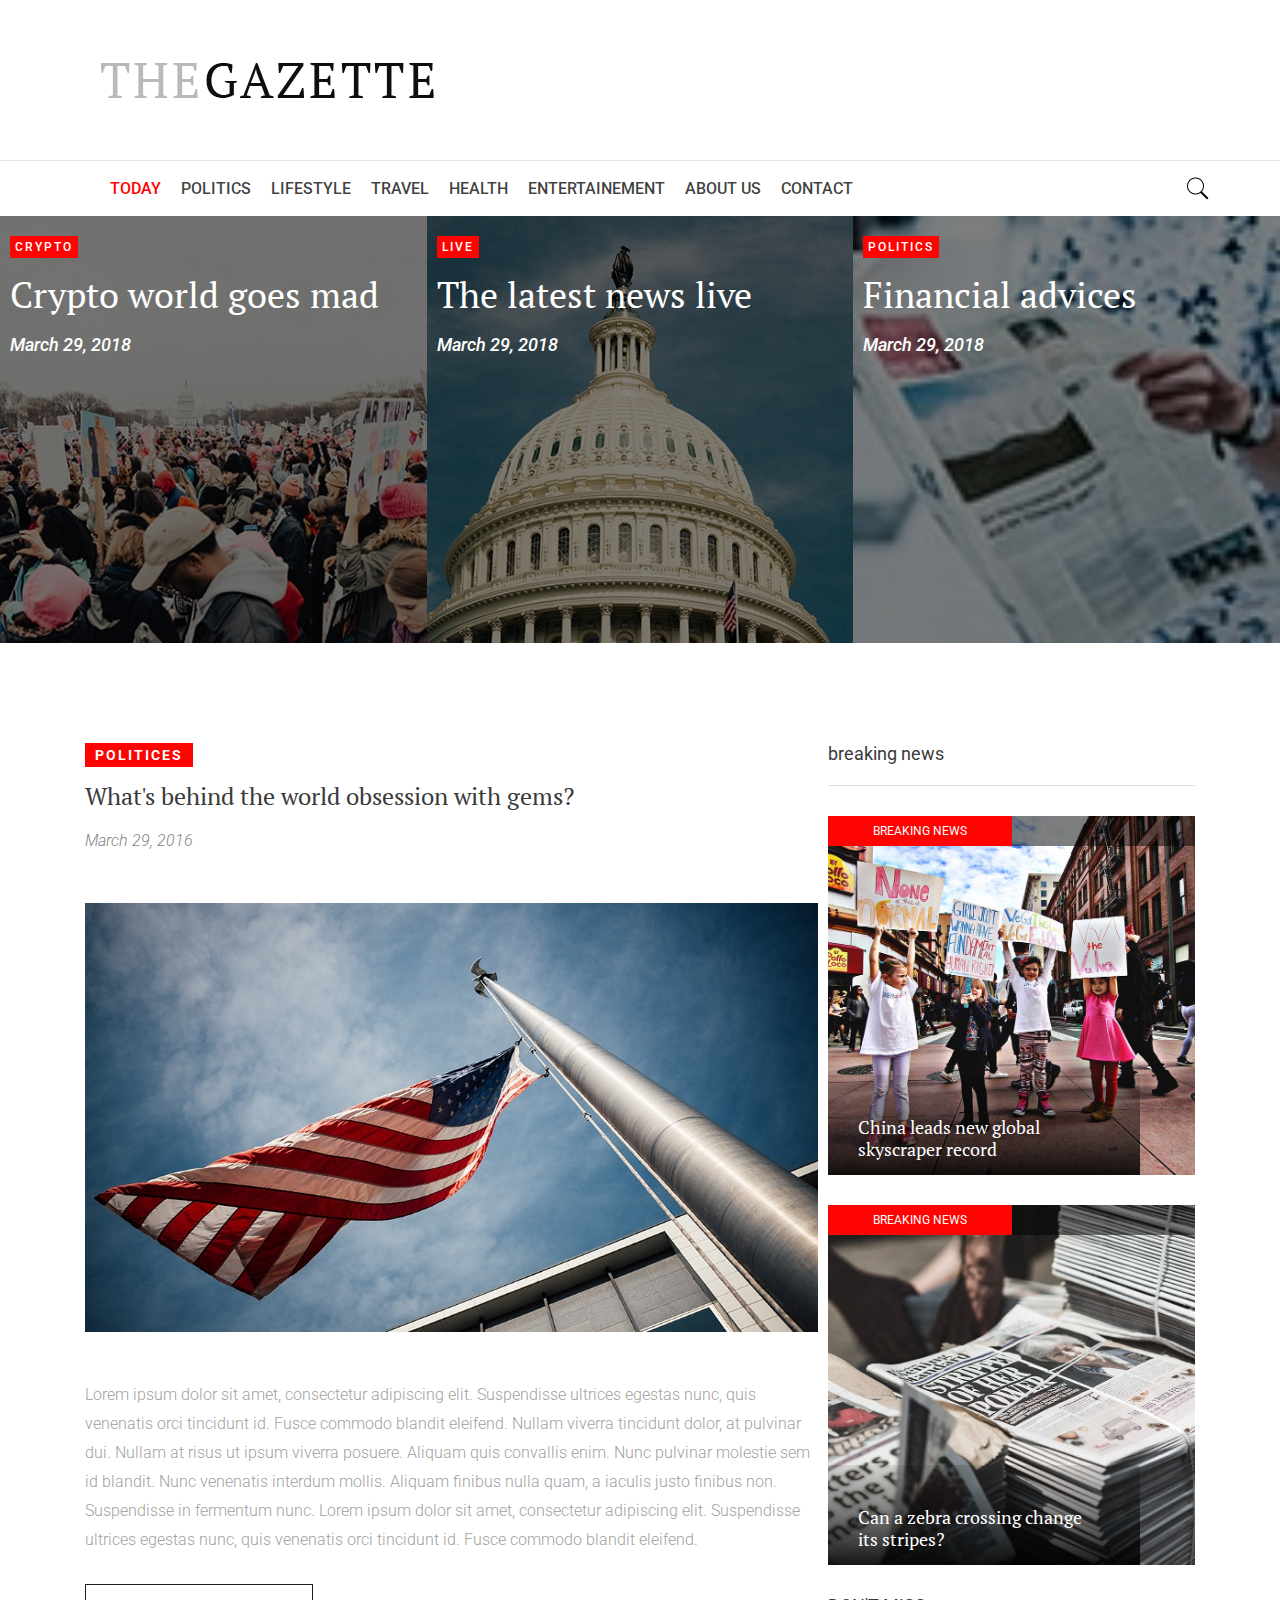
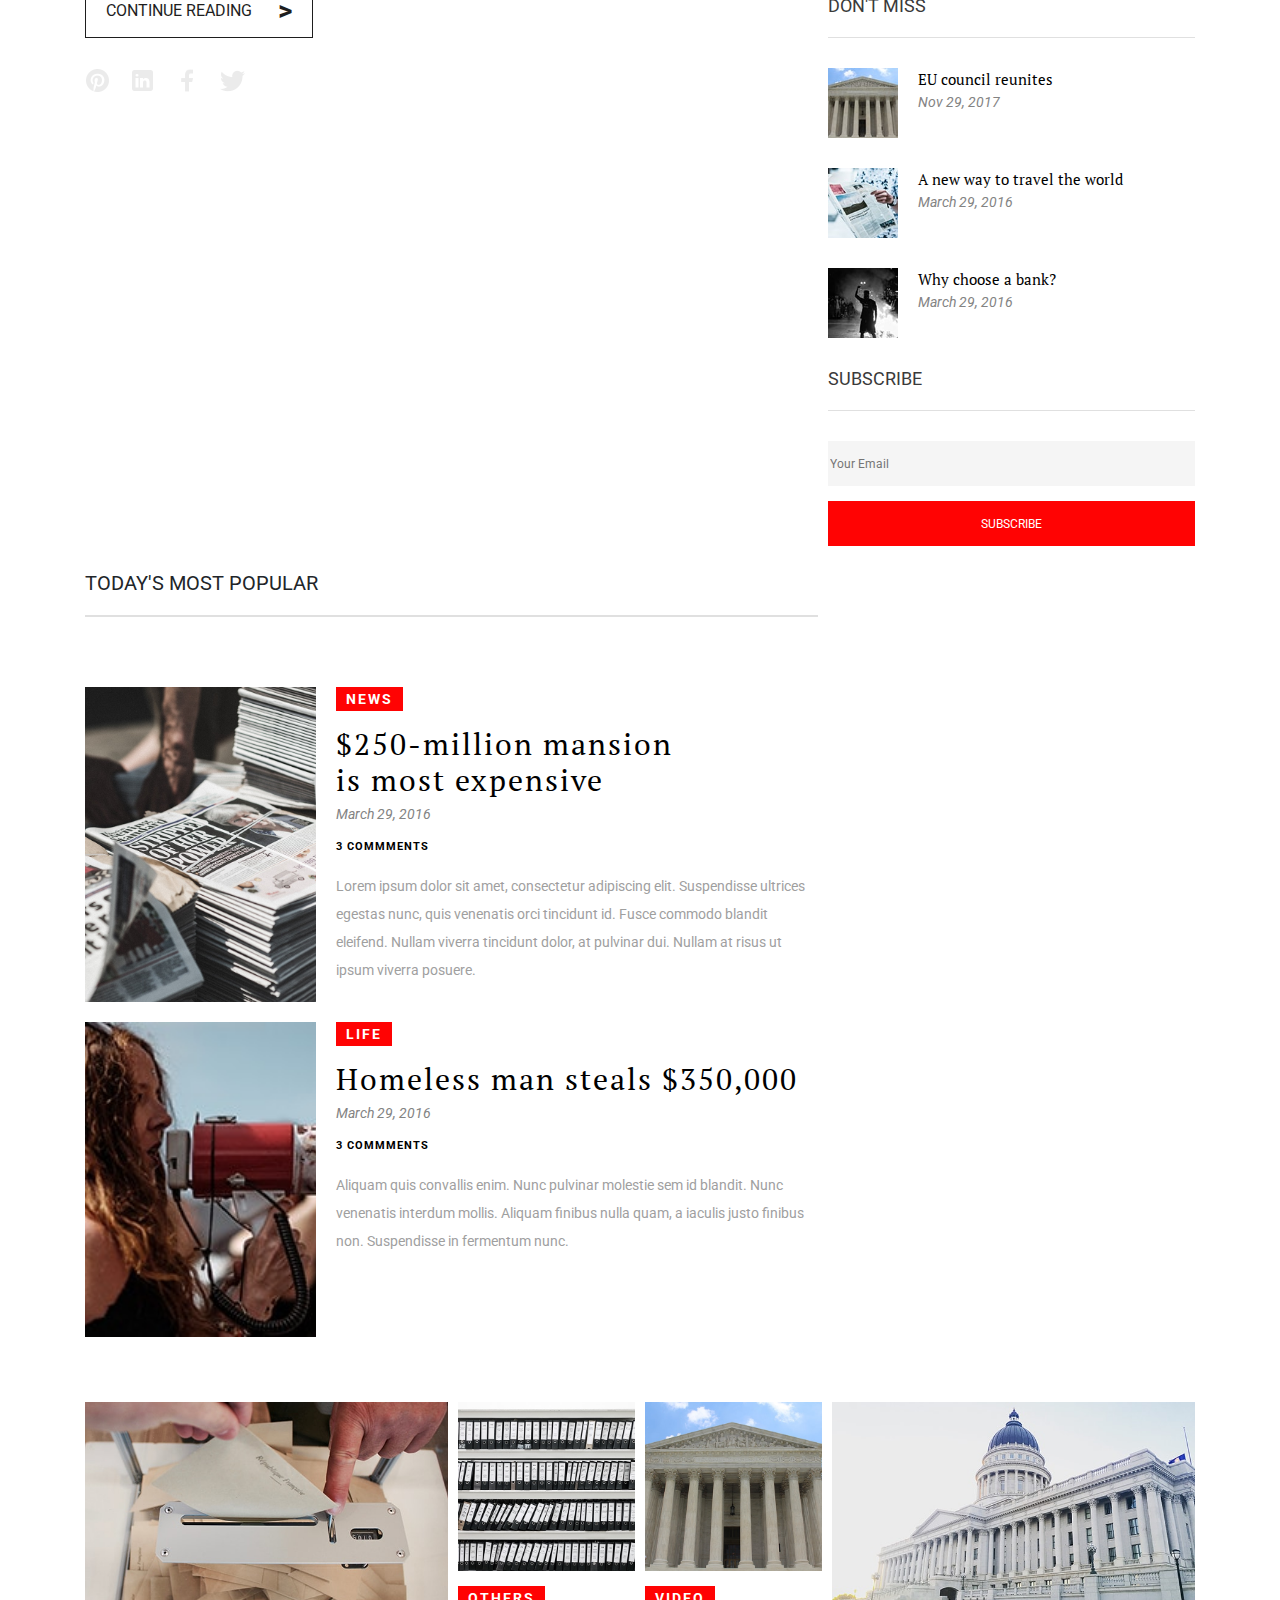
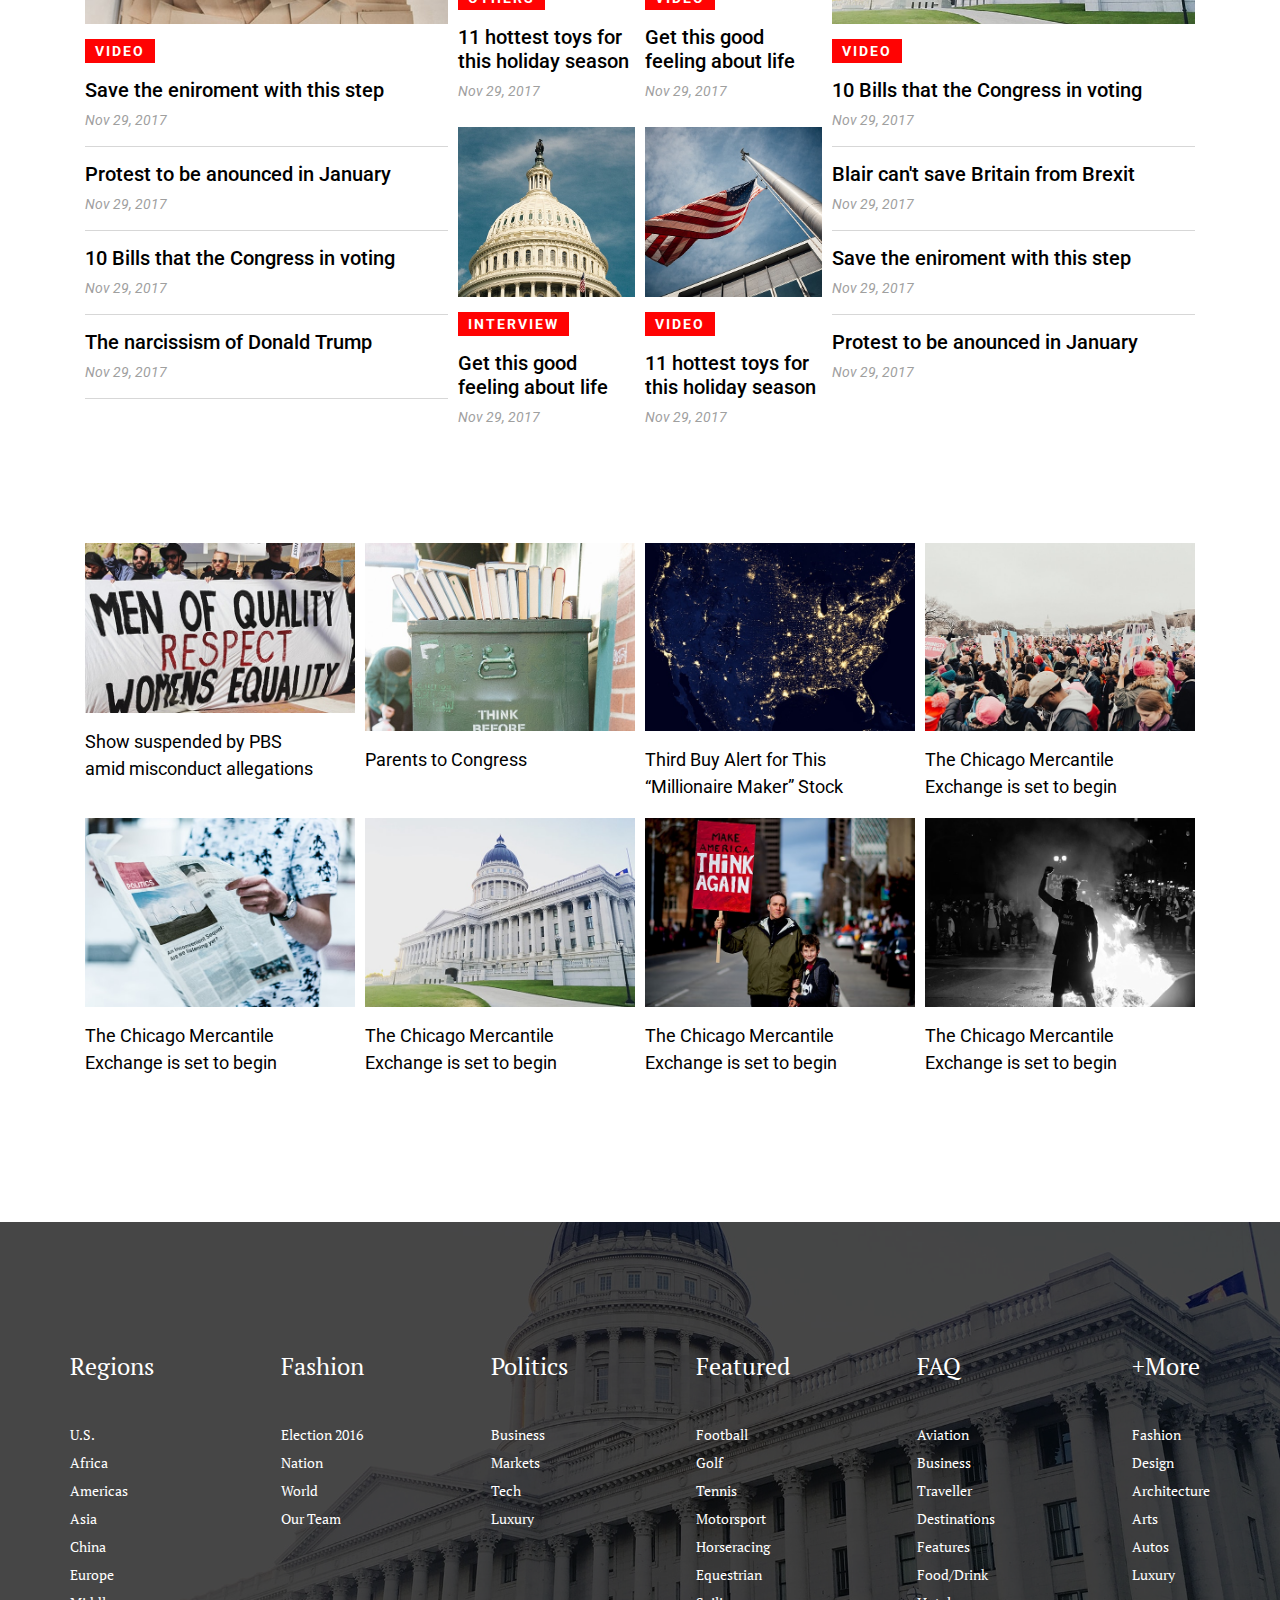
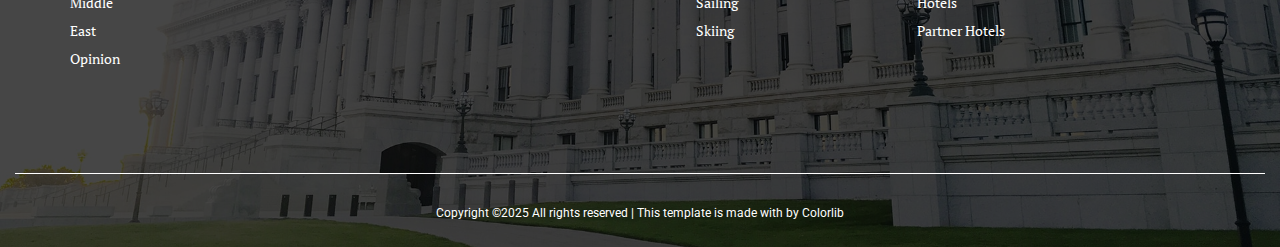
<file: index.html>
<!DOCTYPE html>
<html lang="en">

<head>
  <meta charset="UTF-8">
  <meta name="viewport" content="width=device-width, initial-scale=1.0">
  <title>la gazette</title>
  <link rel="preconnect" href="https://fonts.googleapis.com">
  <link rel="preconnect" href="https://fonts.gstatic.com" crossorigin>
  <link href="https://fonts.googleapis.com/css2?family=Roboto:ital,wght@0,100..900;1,100..900&display=swap"
    rel="stylesheet">
  <link rel="preconnect" href="https://fonts.googleapis.com">
  <link rel="preconnect" href="https://fonts.gstatic.com" crossorigin>
  <link href="https://fonts.googleapis.com/css2?family=PT+Serif:ital,wght@0,400;0,700;1,400;1,700&display=swap"
    rel="stylesheet">

  <link rel="stylesheet" href="styles/styles.min.css">
</head>

<body>
  <header>
    <div class="nav-small">
      <div class="logo">
        <a href="#"><img src="img/core-img/logo.png" alt=""></a>
      </div>
      <div class="burger-menu-container">
        <div class="burger-menu">
          <div class="burger-menu-icon">
            <span></span>
            <span></span>
            <span></span>
          </div>
          <div class="burger-menu-text">
            <p>Menu</p>
          </div>
        </div>
      </div>
    </div>
    <div class="nav-large">
      <div class="logo-large">
        <a href="#">
          <img src="img/core-img/logo.png" alt="">
        </a>
      </div>
      <div class="wrapper-links">
        <div class="nav-links">
          <ul>
            <li><a href="#">today</a></li>
            <li><a href="#">politics</a></li>
            <li><a href="#">lifestyle</a></li>
            <li><a href="#">travel</a></li>
            <li><a href="#">health</a></li>
            <li><a href="#">entertainement</a></li>
            <li><a href="./aboutus.html">about us</a></li>
            <li><a href="./contact.html">contact</a></li>
          </ul>
          <img src="img/core-img/icons8-search-50.png" alt="">
        </div>
      </div>
    </div>
  </header>

  <main>
    <div class="blog-header">
      <div class="blog-header-card">
        <div class="blog-header-card-text">
          <h3><a href="#">crypto</a></h3>
          <h2><a href="#">Crypto world goes mad</a></h2>
          <p><a href="">March 29, 2018</a></p>
        </div>
      </div>
    </div>
    <div class="blog-header-large">
      <div class="blog-header-card-large">
        <img src="img/blog-img/7.jpg" alt="">
        <div class="blog-header-card-text-large">
          <h3><a href="#">crypto</a></h3>
          <h2><a href="#">Crypto world goes mad</a></h2>
          <p><a href="">March 29, 2018</a></p>
        </div>
      </div>
      <div class="blog-header-card-large">
        <img src="img/blog-img/16.jpg" alt="">
        <div class="blog-header-card-text-large">
          <h3><a href="#">live</a></h3>
          <h2><a href="#">The latest news live</a></h2>
          <p><a href="">March 29, 2018</a></p>
        </div>
      </div>
      <div class="blog-header-card-large">
        <img src="img/blog-img/dm-2.jpg" alt="">
        <div class="blog-header-card-text-large">
          <h3><a href="#">politics</a></h3>
          <h2><a href="#">Financial advices</a></h2>
          <p><a href="">March 29, 2018</a></p>
        </div>
      </div>
    </div>
    <div class="blog-main">
      <div class="first-grid">
        <div class="blog-welcome-post">
          <div class="title">
            <a href="#">Politices</a>
            <h2>What's behind the world obsession with gems?</h2>
            <p>March 29, 2016</p>
          </div>
          <img src="img/blog-img/1.jpg" alt="">
          <p>
            Lorem ipsum dolor sit amet, consectetur adipiscing elit. Suspendisse ultrices egestas nunc, quis venenatis
            orci tincidunt id. Fusce commodo blandit eleifend. Nullam viverra tincidunt dolor, at pulvinar dui. Nullam at
            risus ut ipsum viverra posuere. Aliquam quis convallis enim. Nunc pulvinar molestie sem id blandit. Nunc
            venenatis interdum mollis. Aliquam finibus nulla quam, a iaculis justo finibus non. Suspendisse in fermentum
            nunc. Lorem ipsum dolor sit amet, consectetur adipiscing elit. Suspendisse ultrices egestas nunc, quis
            venenatis orci tincidunt id. Fusce commodo blandit eleifend.
          </p>
          <div class="lien-welcome-post"><a href=""><span>continue reading </span> <span>></span></a></div>
          <div class="reseau-sociaux">
            <a href="#"><img src="img/blog-img/icons8-pinterest-logo-50.png" alt=""></a>
            <a href="#"><img src="img/blog-img/icons8-in-50.png" alt=""></a>
            <a href="#"><img src="img/blog-img/icons8-f-32.png" alt=""></a>
            <a href="#"><img src="img/blog-img/icons8-twitter-bird-50.png" alt=""></a>
          </div>
        </div>
        <div class="blog-todays-post">
          <div class="todays-heading">
            <h3>today's most popular</h3>
          </div>
          <div class="todays-post-card">
            <!-- <img src="img/blog-img/2.jpg" alt=""> -->
            <picture>
              <source srcset="img/blog-img/2.jpg" media="(min-width: 960px)">
              <source srcset="img/blog-img/bn-2.jpg" media="(max-width: 960px)">
              <img src="image-default.jpg" alt="Image responsive">
            </picture>
            <div class="todays-post-card-text">
              <a href="#">news</a>
              <h3 class="title"><a href="">$250-million mansion is most expensive</a></h3>
              <span>
                <p>March 29, 2016</p>
              </span>
              <span>
                <a href="#">3 commments</a>
              </span>
              <p>
                Lorem ipsum dolor sit amet, consectetur adipiscing elit. Suspendisse ultrices egestas nunc, quis venenatis
                orci tincidunt id. Fusce commodo blandit eleifend. Nullam viverra tincidunt dolor, at pulvinar dui. Nullam
                at risus ut ipsum viverra posuere.
              </p>
            </div>
          </div>
          <div class="todays-post-card">
            <!-- <img src="img/blog-img/3.jpg" alt=""> -->
            <picture>
              <source srcset="img/blog-img/18.jpg" media="(min-width: 960px)">
              <source srcset="img/blog-img/3.jpg" media="(max-width: 960px)">
              <img src="image-default.jpg" alt="Image responsive">
            </picture>
            <div class="todays-post-card-text">
              <a href="#">life</a>
              <h3 class="title"><a href="">
                  Homeless man steals $350,000</a></h3>
              <span>
                <p>March 29, 2016</p>
              </span>
              <span>
                <a href="#">3 commments</a>
              </span>
              <p>
                Aliquam quis convallis enim. Nunc pulvinar molestie sem id blandit. Nunc venenatis interdum mollis.
                Aliquam finibus nulla quam, a iaculis justo finibus non. Suspendisse in fermentum nunc.
              </p>
            </div>
          </div>
        </div>
        <div class="blog-breaking-news">
          <div class="breaking-news-title">
            <h4>breaking news</h4>
          </div>
          <div class="breaking-news-card">
            <img src="img/blog-img/bn-1.jpg" alt="">
            <div class="breaking-news-toptext">
              <h5>breaking news</h5>
            </div>
            <div class="breaking-news-bottomtext">
              <p>China leads new global skyscraper record</p>
            </div>
          </div>
          <div class="breaking-news-card">
            <img src="img/blog-img/bn-2.jpg" alt="">
            <div class="breaking-news-toptext">
              <h5>breaking news</h5>
            </div>
            <div class="breaking-news-bottomtext">
              <p>Can a zebra crossing change its stripes?</p>
            </div>
          </div>
          <div class="dont-miss-title">
            <h4>don't miss</h4>
          </div>
          <div class="dont-miss-post">
            <img src="img/blog-img/dm-1.jpg" alt="">
            <div class="dont-miss-post-text">
              <a href="#">EU council reunites</a>
              <p>Nov 29, 2017</p>
            </div>
          </div>
          <div class="dont-miss-post">
            <img src="img/blog-img/dm-2.jpg" alt="">
            <div class="dont-miss-post-text">
              <a href="#">A new way to travel the world</a>
              <p>March 29, 2016</p>
            </div>
          </div>
          <div class="dont-miss-post">
            <img src="img/blog-img/dm-3.jpg" alt="">
            <div class="dont-miss-post-text">
              <a href="#">Why choose a bank?</a>
              <p>March 29, 2016</p>
            </div>
          </div>
          <div class="subscribe">
            <h4>subscribe</h4>
            <form action="">
              <input type="email" placeholder="Your Email">
              <button type="submit">subscribe</button>
            </form>
          </div>
        </div>
      </div>
      <div class="blog-regular">
        <div class="blog-regular-part1">
          <img src="img/blog-img/12.jpg" alt="">
          <a href="#">video</a>
          <h4>Save the eniroment with this step</h4>
          <p>Nov 29, 2017</p>
          <h4>Protest to be anounced in January</h4>
          <p>Nov 29, 2017</p>
          <h4>10 Bills that the Congress in voting</h4>
          <p>Nov 29, 2017</p>
          <h4>The narcissism of Donald Trump</h4>
          <p>Nov 29, 2017</p>
        </div>
        <div class="blog-regular-part2">
          <div class="blog-regular-card">
            <img src="img/blog-img/14.jpg" alt="">
            <a href="#">Others</a>
            <h4>11 hottest toys for this holiday season</h4>
            <p>Nov 29, 2017</p>
          </div>
          <div class="blog-regular-card">
            <img src="img/blog-img/15.jpg" alt="">
            <a href="#">video</a>
            <h4>Get this good feeling about life
            </h4>
            <p>Nov 29, 2017</p>
          </div>
          <div class="blog-regular-card">
            <img src="img/blog-img/16.jpg" alt="">
            <a href="#">interview</a>
            <h4>
              Get this good feeling about life</h4>
            <p>Nov 29, 2017</p>
          </div>
          <div class="blog-regular-card">
            <img src="img/blog-img/17.jpg" alt="">
            <a href="#">video</a>
            <h4>11 hottest toys for this holiday season</h4>
            <p>Nov 29, 2017</p>
          </div>
        </div>
        <div class="blog-regular-part3">
          <img src="img/blog-img/13.jpg" alt="">
          <a href="#">video</a>
          <h4>10 Bills that the Congress in voting</h4>
          <p>Nov 29, 2017</p>
          <h4>Blair can't save Britain from Brexit</h4>
          <p>Nov 29, 2017</p>
          <h4>Save the eniroment with this step</h4>
          <p>Nov 29, 2017</p>
          <h4>Protest to be anounced in January</h4>
          <p>Nov 29, 2017</p>
        </div>
      </div>
      <div class="blog-final-post">
        <div class="final-post-card">
          <img src="img/blog-img/23.jpg" alt="">
          <h4>Show suspended by PBS amid misconduct allegations</h4>
        </div>
        <div class="final-post-card">
          <img src="img/blog-img/5.jpg" alt="">
          <h4>Parents to Congress</h4>
        </div>
        <div class="final-post-card">
          <img src="img/blog-img/6.jpg" alt="">
          <h4>Third Buy Alert for This “Millionaire Maker” Stock</h4>
        </div>
        <div class="final-post-card">
          <img src="img/blog-img/7.jpg" alt="">
          <h4>The Chicago Mercantile Exchange is set to begin</h4>
        </div>
        <div class="final-post-card">
          <img src="img/blog-img/8.jpg" alt="">
          <h4>The Chicago Mercantile Exchange is set to begin</h4>
        </div>
        <div class="final-post-card">
          <img src="img/blog-img/9.jpg" alt="">
          <h4>The Chicago Mercantile Exchange is set to begin</h4>
        </div>
        <div class="final-post-card">
          <img src="img/blog-img/10.jpg" alt="">
          <h4>The Chicago Mercantile Exchange is set to begin</h4>
        </div>
        <div class="final-post-card">
          <img src="img/blog-img/11.jpg" alt="">
          <h4>The Chicago Mercantile Exchange is set to begin</h4>
        </div>

      </div>
    </div>
  </main>

  <footer>
    <div class="footer-top">
      <div class="footer-region">
        <div class="footer-region-title">
          <h4>Regions</h4>
        </div>
        <ul class="footer-region-menu">
          <li><a href="#">U.S.</a></li>
          <li><a href="#">Africa</a></li>
          <li><a href="#">Americas</a></li>
          <li><a href="#">Asia</a></li>
          <li><a href="#">China</a></li>
          <li><a href="#">Europe</a></li>
          <li><a href="#">Middle</a></li>
          <li><a href="#">East</a></li>
          <li><a href="#">Opinion</a></li>
        </ul>
      </div>
      <div class="footer-fashion">
        <div class="footer-fashion-title">
          <h4>Fashion</h4>
        </div>
        <ul class="footer-fashion-menu">
          <li><a href="#">Election 2016</a></li>
          <li><a href="#">Nation</a></li>
          <li><a href="#">World</a></li>
          <li><a href="#">Our Team</a></li>
        </ul>
      </div>
      <div class="footer-politics">
        <div class="footer-politics-title">
          <h4>Politics</h4>
        </div>
        <ul class="footer-politics-menu">
          <li><a href="#">Business</a></li>
          <li><a href="#">Markets</a></li>
          <li><a href="#">Tech</a></li>
          <li><a href="#">Luxury</a></li>
        </ul>
      </div>
      <div class="footer-featured">
        <div class="footer-featured-title">
          <h4>Featured</h4>
        </div>
        <ul class="footer-featured-menu">
          <li><a href="#">Football</a></li>
          <li><a href="#">Golf</a></li>
          <li><a href="#">Tennis</a></li>
          <li><a href="#">Motorsport</a></li>
          <li><a href="#">Horseracing</a></li>
          <li><a href="#">Equestrian</a></li>
          <li><a href="#">Sailing</a></li>
          <li><a href="#">Skiing</a></li>
        </ul>
      </div>
      <div class="single-faq">
        <div class="footer-faq-title">
          <h4>FAQ</h4>
        </div>
        <ul class="footer-faq-menu">
          <li><a href="#">Aviation</a></li>
          <li><a href="#">Business</a></li>
          <li><a href="#">Traveller</a></li>
          <li><a href="#">Destinations</a></li>
          <li><a href="#">Features</a></li>
          <li><a href="#">Food/Drink</a></li>
          <li><a href="#">Hotels</a></li>
          <li><a href="#">Partner Hotels</a></li>
        </ul>
      </div>
      <div class="footer-more">
        <div class="footer-more-title">
          <h4>+More</h4>
        </div>
        <ul class="footer-more-menu">
          <li><a href="#">Fashion</a></li>
          <li><a href="#">Design</a></li>
          <li><a href="#">Architecture</a></li>
          <li><a href="#">Arts</a></li>
          <li><a href="#">Autos</a></li>
          <li><a href="#">Luxury</a></li>
        </ul>
      </div>
    </div>
    <div class="footer-bottom">
      <p>Copyright ©2025 All rights reserved | This template is made with  by Colorlib</p>
    </div>
  </footer>
</body>

</html>
</file>
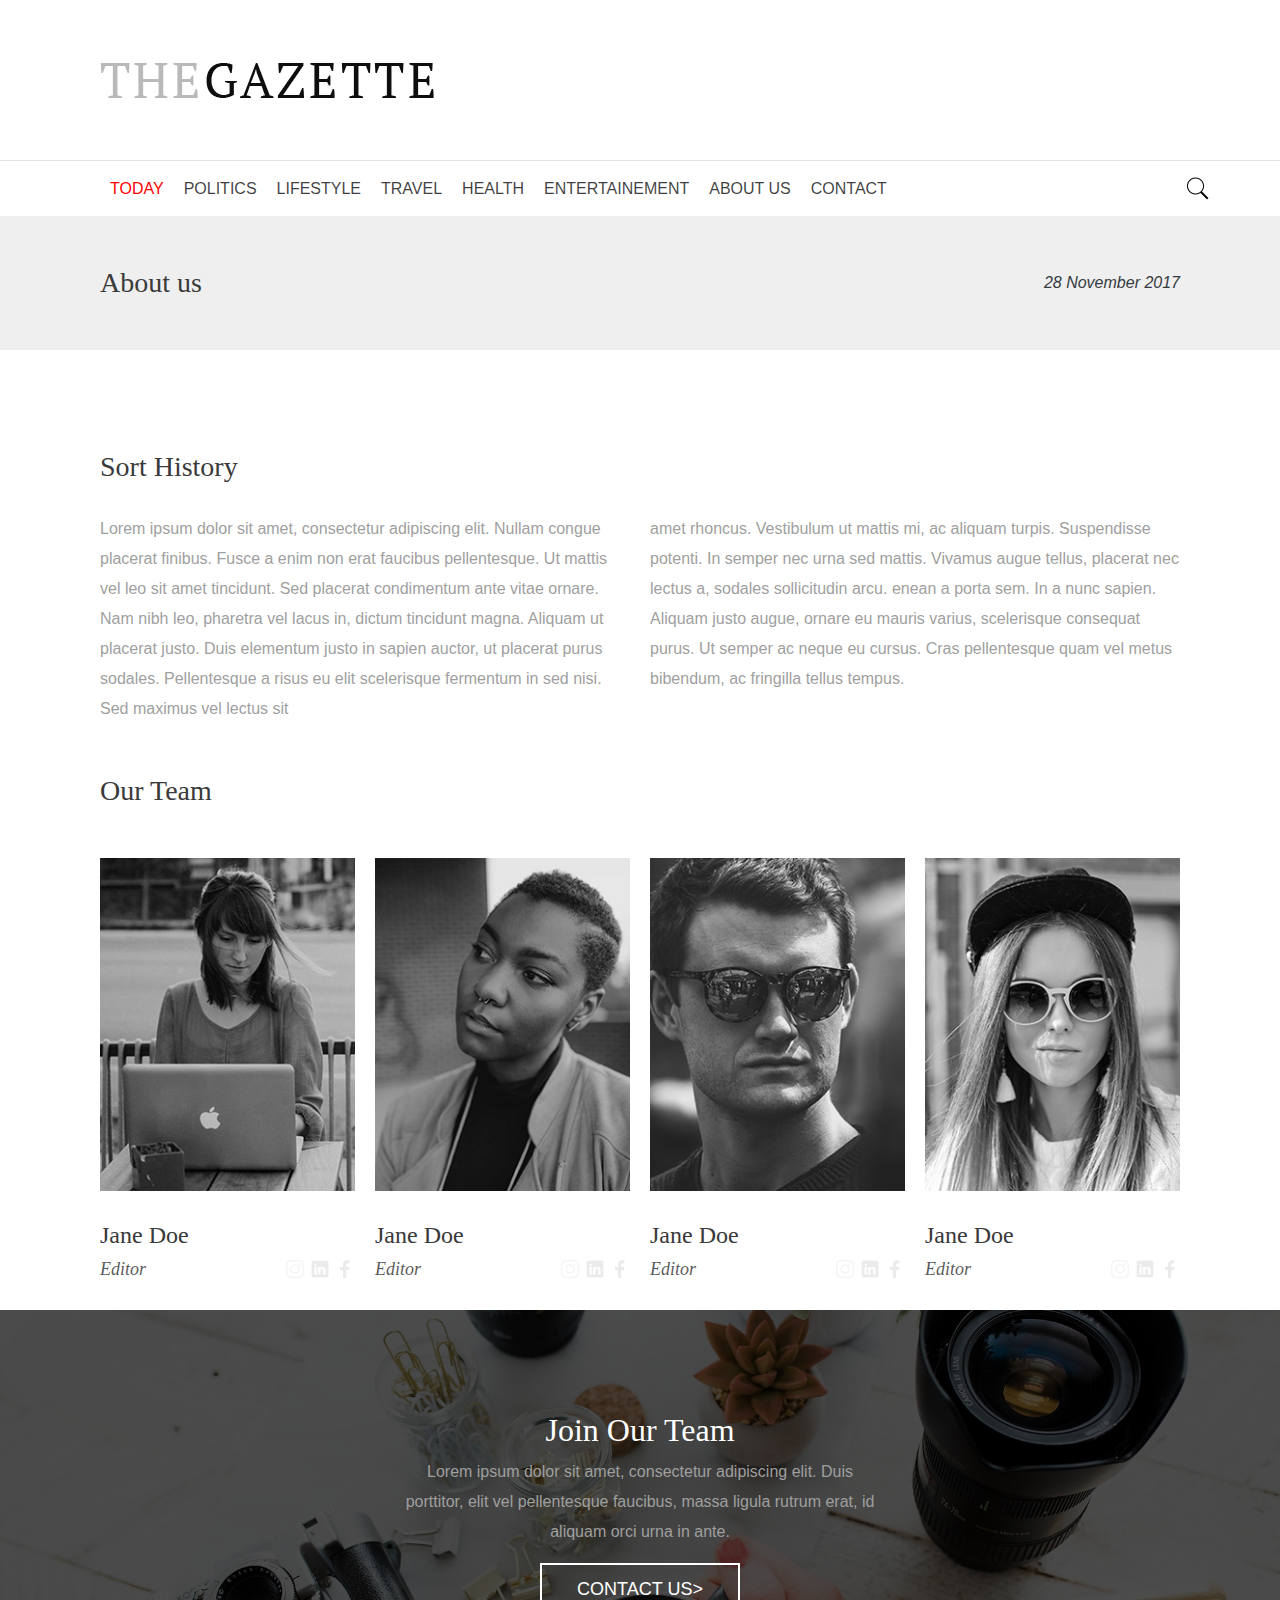
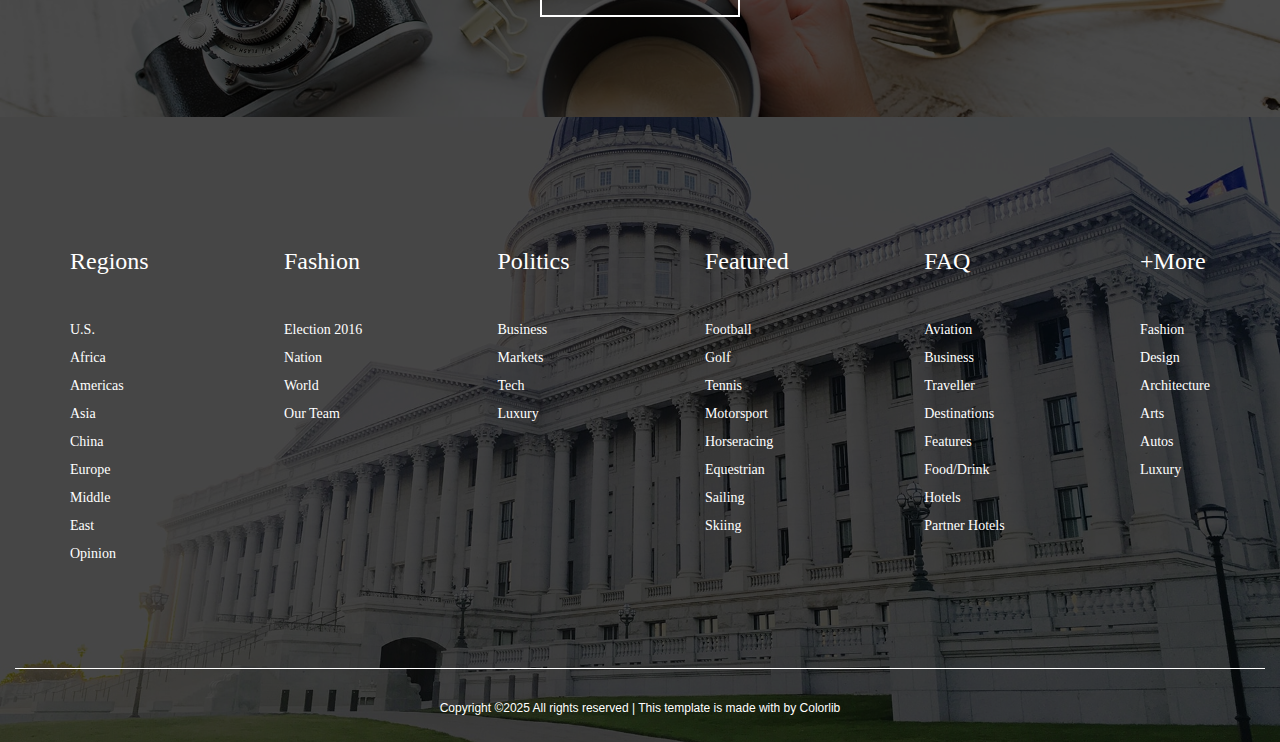
<file: aboutus.html>
<!DOCTYPE html>
<html lang="en">
<head>
    <meta charset="UTF-8">
    <meta name="viewport" content="width=device-width, initial-scale=1.0">
    <link rel="stylesheet" href="styles/styles.min.css">
    <title>aboutus</title>
</head>
<body>
    <header>
        <div class="nav-small">
          <div class="logo">
            <a href="#"><img src="img/core-img/logo.png" alt=""></a>
          </div>
          <div class="burger-menu-container">
            <div class="burger-menu">
              <div class="burger-menu-icon">
                <span></span>
                <span></span>
                <span></span>
              </div>
              <div class="burger-menu-text">
                <p>Menu</p>
              </div>
            </div>
          </div>
        </div>
        <div class="nav-large">
          <div class="logo-large">
            <a href="#">
              <img src="img/core-img/logo.png" alt="">
            </a>
          </div>
          <div class="wrapper-links">
            <div class="nav-links">
              <ul>
                <li><a href="#">today</a></li>
                <li><a href="#">politics</a></li>
                <li><a href="#">lifestyle</a></li>
                <li><a href="#">travel</a></li>
                <li><a href="#">health</a></li>
                <li><a href="#">entertainement</a></li>
                <li><a href="./aboutus.html">about us</a></li>
                <li><a href="#">contact</a></li>
              </ul>
              <img src="img/core-img/icons8-search-50.png" alt="">
            </div>
          </div>
        </div>
    </header>
<main>
    <div class="about-us">
        <div class="about-us-container">
            <h3>About us</h3>
            <p>28 November 2017</p>
        </div>
    </div>
    <div class="history">
        <h3>Sort History</h3>
        <div class="history-text">
            <p>
                Lorem ipsum dolor sit amet, consectetur adipiscing elit. Nullam congue placerat finibus. Fusce a enim non erat faucibus pellentesque. Ut mattis vel leo sit amet tincidunt. Sed placerat condimentum ante vitae ornare. Nam nibh leo, pharetra vel lacus in, dictum tincidunt magna. Aliquam ut placerat justo. Duis elementum justo in sapien auctor, ut placerat purus sodales. Pellentesque a risus eu elit scelerisque fermentum in sed nisi. Sed maximus vel lectus sit
            </p>
            <p>
                amet rhoncus. Vestibulum ut mattis mi, ac aliquam turpis. Suspendisse potenti. In semper nec urna sed mattis. Vivamus augue tellus, placerat nec lectus a, sodales sollicitudin arcu. enean a porta sem. In a nunc sapien. Aliquam justo augue, ornare eu mauris varius, scelerisque consequat purus. Ut semper ac neque eu cursus. Cras pellentesque quam vel metus bibendum, ac fringilla tellus tempus.
            </p>
        </div>
    </div>
    <div class="team">
        <h2>Our Team</h2>
        <div class="team-container">
            <div class="team-card">
                <img src="./img/bg-img/t1.jpg" alt="">
                <h3>Jane Doe</h3>
                <div class="team-card-lien">
                    <p>Editor</p>
                    <div class="team-icone">
                        <img src="./img/blog-img/icons8-instagram-50.png" alt="">
                        <img src="./img/blog-img/icons8-in-50.png" alt="">
                        <img src="./img/blog-img/icons8-f-32.png" alt="">
                    </div>
                </div>
            </div>
            <div class="team-card">
                <img src="./img/bg-img/t2.jpg" alt="">
                <h3>Jane Doe</h3>
                <div class="team-card-lien">
                    <p>Editor</p>
                    <div class="team-icone">
                    <img src="./img/blog-img/icons8-instagram-50.png" alt="">
                    <img src="./img/blog-img/icons8-in-50.png" alt="">
                    <img src="./img/blog-img/icons8-f-32.png" alt="">
                    </div>
                </div>
            </div>
            <div class="team-card">
                <img src="./img/bg-img/t3.jpg" alt="">
                <h3>Jane Doe</h3>
                <div class="team-card-lien">
                    <p>Editor</p>
                    <div class="team-icone">
                    <img src="./img/blog-img/icons8-instagram-50.png" alt="">
                    <img src="./img/blog-img/icons8-in-50.png" alt="">
                    <img src="./img/blog-img/icons8-f-32.png" alt="">
                    </div>
                </div>
            </div>
            <div class="team-card">
                <img src="./img/bg-img/t4.jpg" alt="">
                <h3>Jane Doe</h3>
                <div class="team-card-lien">
                    <p>Editor</p>
                    <div class="team-icone">
                    <img src="./img/blog-img/icons8-instagram-50.png" alt="">
                    <img src="./img/blog-img/icons8-in-50.png" alt="">
                    <img src="./img/blog-img/icons8-f-32.png" alt="">
                    </div>
                </div>
            </div>
        </div>
    </div>
    <div class="join-us">
        <div class="join-us-container">
            <h2>Join Our Team</h2>
            <p>Lorem ipsum dolor sit amet, consectetur adipiscing elit. Duis porttitor, elit vel pellentesque faucibus, massa ligula rutrum erat, id aliquam orci urna in ante.</p>
            <a href=""><span>contact us </span> <span>></span></a>
        </div>
    </div>
    <footer>
        <div class="footer-top">
          <div class="footer-region">
            <div class="footer-region-title">
              <h4>Regions</h4>
            </div>
            <ul class="footer-region-menu">
              <li><a href="#">U.S.</a></li>
              <li><a href="#">Africa</a></li>
              <li><a href="#">Americas</a></li>
              <li><a href="#">Asia</a></li>
              <li><a href="#">China</a></li>
              <li><a href="#">Europe</a></li>
              <li><a href="#">Middle</a></li>
              <li><a href="#">East</a></li>
              <li><a href="#">Opinion</a></li>
            </ul>
          </div>
          <div class="footer-fashion">
            <div class="footer-fashion-title">
              <h4>Fashion</h4>
            </div>
            <ul class="footer-fashion-menu">
              <li><a href="#">Election 2016</a></li>
              <li><a href="#">Nation</a></li>
              <li><a href="#">World</a></li>
              <li><a href="#">Our Team</a></li>
            </ul>
          </div>
          <div class="footer-politics">
            <div class="footer-politics-title">
              <h4>Politics</h4>
            </div>
            <ul class="footer-politics-menu">
              <li><a href="#">Business</a></li>
              <li><a href="#">Markets</a></li>
              <li><a href="#">Tech</a></li>
              <li><a href="#">Luxury</a></li>
            </ul>
          </div>
          <div class="footer-featured">
            <div class="footer-featured-title">
              <h4>Featured</h4>
            </div>
            <ul class="footer-featured-menu">
              <li><a href="#">Football</a></li>
              <li><a href="#">Golf</a></li>
              <li><a href="#">Tennis</a></li>
              <li><a href="#">Motorsport</a></li>
              <li><a href="#">Horseracing</a></li>
              <li><a href="#">Equestrian</a></li>
              <li><a href="#">Sailing</a></li>
              <li><a href="#">Skiing</a></li>
            </ul>
          </div>
          <div class="single-faq">
            <div class="footer-faq-title">
              <h4>FAQ</h4>
            </div>
            <ul class="footer-faq-menu">
              <li><a href="#">Aviation</a></li>
              <li><a href="#">Business</a></li>
              <li><a href="#">Traveller</a></li>
              <li><a href="#">Destinations</a></li>
              <li><a href="#">Features</a></li>
              <li><a href="#">Food/Drink</a></li>
              <li><a href="#">Hotels</a></li>
              <li><a href="#">Partner Hotels</a></li>
            </ul>
          </div>
          <div class="footer-more">
            <div class="footer-more-title">
              <h4>+More</h4>
            </div>
            <ul class="footer-more-menu">
              <li><a href="#">Fashion</a></li>
              <li><a href="#">Design</a></li>
              <li><a href="#">Architecture</a></li>
              <li><a href="#">Arts</a></li>
              <li><a href="#">Autos</a></li>
              <li><a href="#">Luxury</a></li>
            </ul>
          </div>
        </div>
        <div class="footer-bottom">
          <p>Copyright ©2025 All rights reserved | This template is made with  by Colorlib</p>
        </div>
    </footer>
</main>
</body>
</html>
</file>
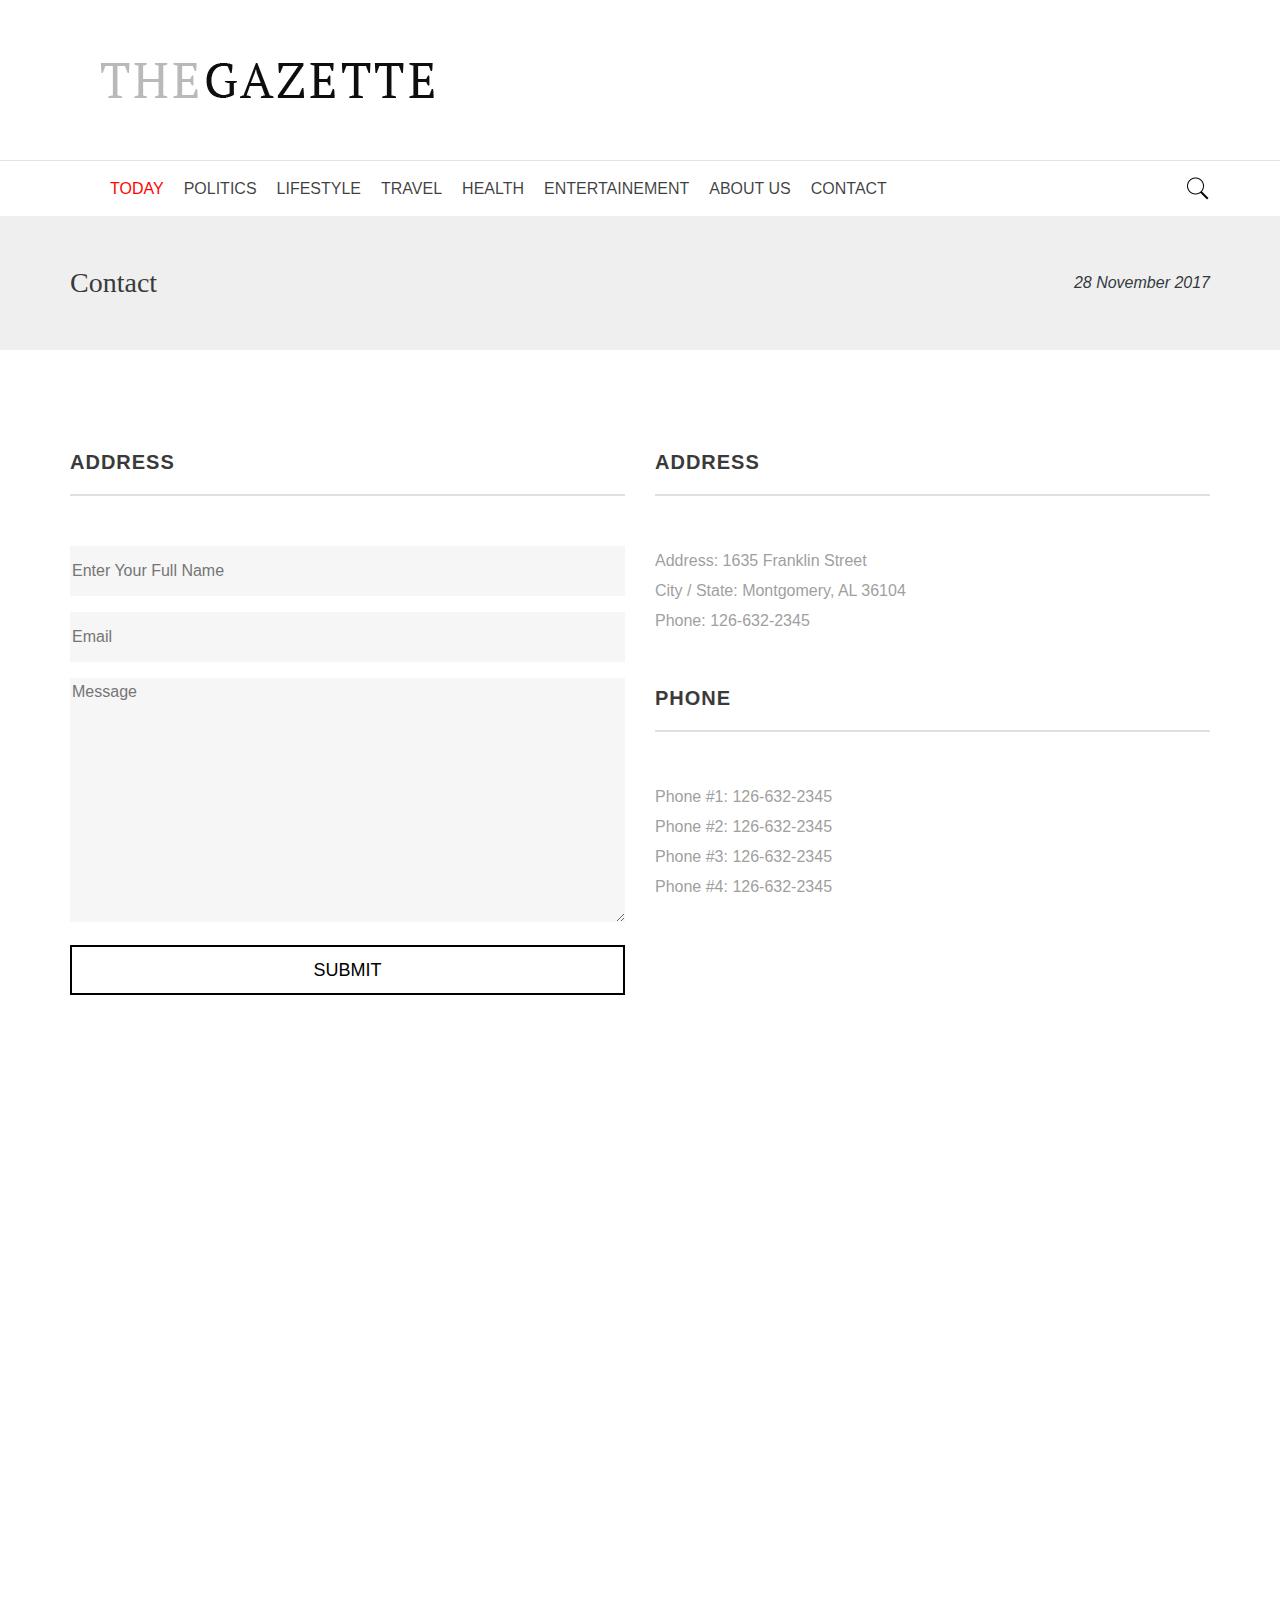
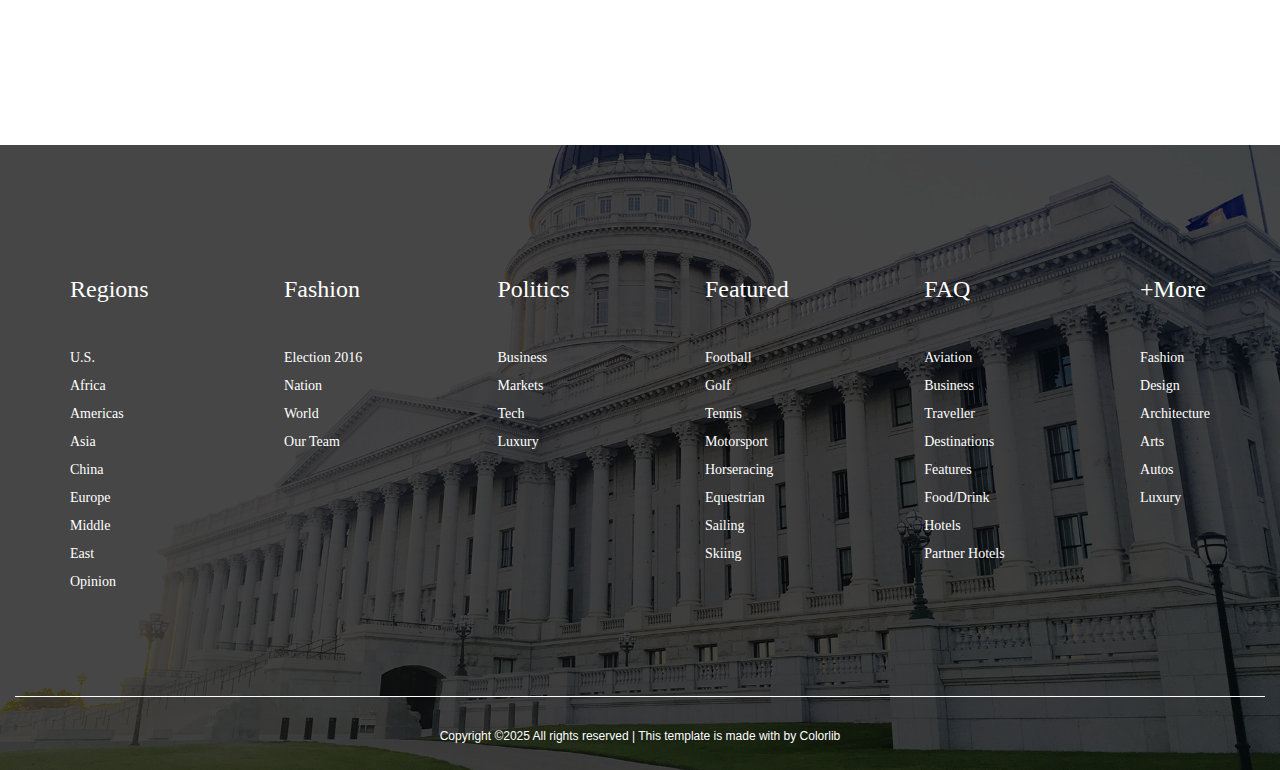
<file: contact.html>
<!DOCTYPE html>
<html lang="en">

<head>
    <meta charset="UTF-8">
    <meta name="viewport" content="width=device-width, initial-scale=1.0">
    <link rel="stylesheet" href="./styles/styles.min.css">
    <title>contact</title>
</head>

<body>
    <header>
        <div class="nav-small">
            <div class="logo">
                <a href="#"><img src="img/core-img/logo.png" alt=""></a>
            </div>
            <div class="burger-menu-container">
                <div class="burger-menu">
                    <div class="burger-menu-icon">
                        <span></span>
                        <span></span>
                        <span></span>
                    </div>
                    <div class="burger-menu-text">
                        <p>Menu</p>
                    </div>
                </div>
            </div>
        </div>
        <div class="nav-large">
            <div class="logo-large">
                <a href="#">
                    <img src="img/core-img/logo.png" alt="">
                </a>
            </div>
            <div class="wrapper-links">
                <div class="nav-links">
                    <ul>
                        <li><a href="#">today</a></li>
                        <li><a href="#">politics</a></li>
                        <li><a href="#">lifestyle</a></li>
                        <li><a href="#">travel</a></li>
                        <li><a href="#">health</a></li>
                        <li><a href="#">entertainement</a></li>
                        <li><a href="./aboutus.html">about us</a></li>
                        <li><a href="./contact.html">contact</a></li>
                    </ul>
                    <img src="img/core-img/icons8-search-50.png" alt="">
                </div>
            </div>
        </div>
    </header>
    <main>
        <div class="contact">
            <div class="contact-container">
                <h3>Contact</h3>
                <p>28 November 2017</p>
            </div>
        </div>
        <div class="contact-form">
            <div class="contact-form-container">
                <h4>address</h4>
                <form action="#" method="post">
                    <input type="text" placeholder="Enter Your Full Name">
                    <input type="email" placeholder="Email">
                    <textarea name="message" cols="30" rows="10" placeholder="Message"></textarea>
                    <button type="submit">SUBMIT</button>
                </form>
            </div>
            <div>
                <div class="contact-adress">
                    <h4>address</h4>
                    <p>Address: 1635 Franklin Street</p>
                    <p>City / State: Montgomery, AL 36104</p>
                    <p>Phone: 126-632-2345</p>
                </div>
                <div class="contact-phone">
                    <h4>Phone</h4>
                    <p>Phone #1: 126-632-2345</p>
                    <p>Phone #2: 126-632-2345</p>
                    <p>Phone #3: 126-632-2345</p>
                    <p>Phone #4: 126-632-2345</p>
                </div>
            </div>
        </div>
        <div class="map">
            <iframe src="https://www.google.com/maps/embed?pb=!1m18!1m12!1m3!1d2520.7982114642946!2d4.40468877686742!3d50.81637726094863!2m3!1f0!2f0!3f0!3m2!1i1024!2i768!4f13.1!3m3!1m2!1s0x47c3dba5d9d41eed%3A0x2d602b06b16b42bc!2sDigitalcity.brussels!5e0!3m2!1sfr!2sbe!4v1744624284889!5m2!1sfr!2sbe" width="100%" height="600" style="border:0; display:block" allowfullscreen="" loading="lazy" referrerpolicy="no-referrer-when-downgrade"></iframe>
        </div>
    </main>
    <footer>
        <div class="footer-top">
          <div class="footer-region">
            <div class="footer-region-title">
              <h4>Regions</h4>
            </div>
            <ul class="footer-region-menu">
              <li><a href="#">U.S.</a></li>
              <li><a href="#">Africa</a></li>
              <li><a href="#">Americas</a></li>
              <li><a href="#">Asia</a></li>
              <li><a href="#">China</a></li>
              <li><a href="#">Europe</a></li>
              <li><a href="#">Middle</a></li>
              <li><a href="#">East</a></li>
              <li><a href="#">Opinion</a></li>
            </ul>
          </div>
          <div class="footer-fashion">
            <div class="footer-fashion-title">
              <h4>Fashion</h4>
            </div>
            <ul class="footer-fashion-menu">
              <li><a href="#">Election 2016</a></li>
              <li><a href="#">Nation</a></li>
              <li><a href="#">World</a></li>
              <li><a href="#">Our Team</a></li>
            </ul>
          </div>
          <div class="footer-politics">
            <div class="footer-politics-title">
              <h4>Politics</h4>
            </div>
            <ul class="footer-politics-menu">
              <li><a href="#">Business</a></li>
              <li><a href="#">Markets</a></li>
              <li><a href="#">Tech</a></li>
              <li><a href="#">Luxury</a></li>
            </ul>
          </div>
          <div class="footer-featured">
            <div class="footer-featured-title">
              <h4>Featured</h4>
            </div>
            <ul class="footer-featured-menu">
              <li><a href="#">Football</a></li>
              <li><a href="#">Golf</a></li>
              <li><a href="#">Tennis</a></li>
              <li><a href="#">Motorsport</a></li>
              <li><a href="#">Horseracing</a></li>
              <li><a href="#">Equestrian</a></li>
              <li><a href="#">Sailing</a></li>
              <li><a href="#">Skiing</a></li>
            </ul>
          </div>
          <div class="single-faq">
            <div class="footer-faq-title">
              <h4>FAQ</h4>
            </div>
            <ul class="footer-faq-menu">
              <li><a href="#">Aviation</a></li>
              <li><a href="#">Business</a></li>
              <li><a href="#">Traveller</a></li>
              <li><a href="#">Destinations</a></li>
              <li><a href="#">Features</a></li>
              <li><a href="#">Food/Drink</a></li>
              <li><a href="#">Hotels</a></li>
              <li><a href="#">Partner Hotels</a></li>
            </ul>
          </div>
          <div class="footer-more">
            <div class="footer-more-title">
              <h4>+More</h4>
            </div>
            <ul class="footer-more-menu">
              <li><a href="#">Fashion</a></li>
              <li><a href="#">Design</a></li>
              <li><a href="#">Architecture</a></li>
              <li><a href="#">Arts</a></li>
              <li><a href="#">Autos</a></li>
              <li><a href="#">Luxury</a></li>
            </ul>
          </div>
        </div>
        <div class="footer-bottom">
          <p>Copyright ©2025 All rights reserved | This template is made with  by Colorlib</p>
        </div>
    </footer>
</body>

</html>
</file>
<file: styles/styles.min.css>
*,*::before,*::after{box-sizing:border-box}*{margin:0}@media(prefers-reduced-motion: no-preference){html{interpolate-size:allow-keywords}}body{line-height:1.5;-webkit-font-smoothing:antialiased}img,picture,video,canvas,svg{display:block;max-width:100%}input,button,textarea,select{font:inherit}p,h1,h2,h3,h4,h5,h6{overflow-wrap:break-word}p{text-wrap:pretty}h1,h2,h3,h4,h5,h6{text-wrap:balance}#root,#__next{isolation:isolate}*{font-family:"Roboto",sans-serif}header .nav-large{display:none}header .logo{height:161px;display:flex;justify-content:start;align-items:center;padding-left:15px;margin-left:18px}header .logo a img{height:20px;width:190px}header .burger-menu-container{border-top:1px solid #e4e4e4;height:55px;margin:0;padding:0 15px}header .burger-menu{margin-top:10px;margin-bottom:10px;width:120px;height:35px;background-color:#ff0303;border-radius:6px;display:flex;justify-content:center;align-items:center;gap:14px}header .burger-menu .burger-menu-icon{width:18px;height:20px;position:relative;text-align:center}header .burger-menu .burger-menu-icon span{position:absolute;background-color:#fff;height:3px;width:17px}header .burger-menu .burger-menu-icon span:nth-child(1){top:2px}header .burger-menu .burger-menu-icon span:nth-child(2){top:8px}header .burger-menu .burger-menu-icon span:nth-child(3){top:14px}header .burger-menu .burger-menu-text{color:#fff;font-size:20px;line-height:28px;font-weight:400}main .blog-header .blog-header-card{background:url(../../img/bg-img/1.jpg) no-repeat center center/cover;height:380px;position:relative}main .blog-header .blog-header-card .blog-header-card-text{position:absolute;top:20px;left:20px;z-index:11}main .blog-header .blog-header-card .blog-header-card-text h3{margin-top:5px}main .blog-header .blog-header-card .blog-header-card-text h3 a{text-decoration:none;font-size:12px;line-height:18px;font-weight:500;text-transform:uppercase;color:#fff;background-color:#ff0303;padding:2px 5px;letter-spacing:2px;margin-bottom:15px;display:inline-block}main .blog-header .blog-header-card .blog-header-card-text h2 a{font-family:"PT Serif",serif;text-decoration:none;font-size:24px;line-height:29px;font-weight:500;color:#fff;display:inline-block;margin-bottom:15px}main .blog-header .blog-header-card .blog-header-card-text h2:hover a{color:#ff0303;transition:.3s all ease-in-out}main .blog-header .blog-header-card .blog-header-card-text p a{text-decoration:none;font-size:18px;line-height:27px;font-weight:500;font-style:italic;color:#fff;transition:.3s all ease-in-out}main .blog-header .blog-header-card .blog-header-card-text p:hover a{color:#ff0303;transition:.3s all ease-in-out}main .blog-header .blog-header-card::before{content:"";position:absolute;height:100%;width:100%;background-color:rgba(0,0,0,.5);z-index:10}main .blog-header-large{display:none}main .blog-main{padding:100px 15px}main .blog-main .blog-welcome-post .title a{text-decoration:none;font-size:14px;line-height:14px;font-weight:700;text-transform:uppercase;color:#fff;background-color:#ff0303;padding:5px 10px;letter-spacing:2px;margin-bottom:15px;display:inline-block}main .blog-main .blog-welcome-post .title h2{font-size:24px;line-height:29px;color:#3a3a3a;font-family:"PT Serif",serif;font-weight:400;margin-bottom:15px}main .blog-main .blog-welcome-post .title p{font-size:16px;line-height:29px;color:#838383;font-weight:300;font-style:italic}main .blog-main .blog-welcome-post img{margin:48px 0}main .blog-main .blog-welcome-post p{font-weight:300;font-size:16px;line-height:29px;color:#9f9f9f;margin-bottom:16px}main .blog-main .blog-welcome-post .lien-welcome-post a{margin-top:30px;padding:0 20px;text-decoration:none;font-size:16px;line-height:52px;text-transform:uppercase;color:#1e1e1e;display:inline-block;width:228px;border:1px solid #1e1e1e;display:flex;justify-content:space-between;align-items:baseline}main .blog-main .blog-welcome-post .lien-welcome-post a span:nth-child(2){font-weight:bold;font-size:28px;align-self:start}main .blog-main .blog-welcome-post .lien-welcome-post a:hover{color:#ff0303;border:1px solid #ff0303;transition:.3s all ease-in-out}main .blog-main .blog-welcome-post .reseau-sociaux{display:flex}main .blog-main .blog-welcome-post .reseau-sociaux a{border:none;padding:0;margin-top:30px;margin-right:20px}main .blog-main .blog-welcome-post .reseau-sociaux a img{width:25px;height:25px;margin:0;padding:0}main .blog-main .blog-todays-post{margin-top:100px;margin-bottom:50px}main .blog-main .blog-todays-post .todays-heading h3{font-size:20px;line-height:24px;font-weight:400;color:#212529;text-transform:uppercase;border-bottom:2px solid #e0e0e0;padding-bottom:20px;margin-bottom:50px}main .blog-main .blog-todays-post .todays-post-card .todays-post-card-text{margin-top:30px}main .blog-main .blog-todays-post .todays-post-card .todays-post-card-text a{text-decoration:none;font-size:14px;line-height:14px;font-weight:700;text-transform:uppercase;color:#fff;background-color:#ff0303;padding:5px 10px;letter-spacing:2px;margin-bottom:15px;display:inline-block}main .blog-main .blog-todays-post .todays-post-card .todays-post-card-text h3{margin-bottom:-10px}main .blog-main .blog-todays-post .todays-post-card .todays-post-card-text h3 a{font-family:"PT Serif",serif;font-size:30px;font-weight:400;line-height:36px;margin-bottom:0;background-color:#fff;color:#000;text-transform:none;margin-left:0;padding:0}main .blog-main .blog-todays-post .todays-post-card .todays-post-card-text span p{font-style:italic;color:#838383;font-size:14px;line-height:21px;font-weight:400;margin-bottom:8px}main .blog-main .blog-todays-post .todays-post-card .todays-post-card-text span a{font-size:11px;text-transform:uppercase;letter-spacing:1px;background-color:#fff;color:#000;margin:0;padding:0}main .blog-main .blog-todays-post .todays-post-card .todays-post-card-text p{margin-top:15px;margin-bottom:16px;color:#9f9f9f;font-size:14px;line-height:28px;font-weight:400}main .blog-main .blog-breaking-news .breaking-news-title h4{font-size:18px;line-height:22px;color:#3a3a3a;font-weight:400;border-bottom:1px solid #e0e0e0;padding-bottom:20px;margin-bottom:30px}main .blog-main .blog-breaking-news .breaking-news-card{position:relative;margin-bottom:30px}main .blog-main .blog-breaking-news .breaking-news-card .breaking-news-toptext{position:absolute;top:0;left:0;background-color:rgba(0,0,0,.5);width:100%;height:30px}main .blog-main .blog-breaking-news .breaking-news-card .breaking-news-toptext h5{position:absolute;top:0;left:0;width:50%;text-align:center;font-size:12px;line-height:30px;font-weight:400;color:#fff;text-transform:uppercase;background-color:#ff0303;height:30px}main .blog-main .blog-breaking-news .breaking-news-card .breaking-news-bottomtext{position:absolute;bottom:0;left:0;width:85%;background:linear-gradient(rgba(0, 0, 0, 0.1), rgba(0, 0, 0, 0.9));height:100px}main .blog-main .blog-breaking-news .breaking-news-card p{position:absolute;color:#fff;bottom:15px;left:30px;font-family:"PT Serif",serif;font-size:18px;line-height:22px;font-weight:400}main .blog-main .blog-breaking-news .dont-miss-title h4{font-size:18px;line-height:22px;color:#3a3a3a;font-weight:400;border-bottom:1px solid #e0e0e0;padding-bottom:20px;margin-bottom:30px;text-transform:uppercase}main .blog-main .blog-breaking-news .dont-miss-post{display:flex;gap:20px;margin-bottom:30px}main .blog-main .blog-breaking-news .dont-miss-post img{width:70px;height:70px}main .blog-main .blog-breaking-news .dont-miss-post .dont-miss-post-text a{font-family:"PT serif",serif;font-size:15px;line-height:23px;font-weight:400;text-decoration:none;color:#000;margin-bottom:5px}main .blog-main .blog-breaking-news .dont-miss-post .dont-miss-post-text p{color:#838383;font-size:14px;line-height:21px;font-weight:400;font-style:italic}main .blog-main .blog-breaking-news .subscribe h4{font-size:18px;line-height:22px;color:#3a3a3a;font-weight:400;border-bottom:1px solid #e0e0e0;padding-bottom:20px;margin-bottom:30px;text-transform:uppercase}main .blog-main .blog-breaking-news .subscribe form{display:flex;flex-direction:column;gap:15px}main .blog-main .blog-breaking-news .subscribe form input{height:45px;font-size:12px;line-height:18px;font-weight:400;border:none;background-color:#f5f5f5}main .blog-main .blog-breaking-news .subscribe form button{height:45px;background-color:#ff0303;font-size:12px;line-height:18px;color:#fff;border:none;font-weight:400;text-transform:uppercase;margin-bottom:15px}main .blog-main .blog-regular{padding-top:15px;padding-bottom:100px}main .blog-main .blog-regular .blog-regular-part1 img{margin-bottom:15px}main .blog-main .blog-regular .blog-regular-part1 a{text-decoration:none;font-size:14px;line-height:14px;font-weight:700;text-transform:uppercase;color:#fff;background-color:#ff0303;padding:5px 10px;letter-spacing:2px;display:inline-block}main .blog-main .blog-regular .blog-regular-part1 h4{margin-top:15px;font-family:"PT Serif" serif;font-size:20px;line-height:24px;font-weight:500;margin-bottom:8px}main .blog-main .blog-regular .blog-regular-part1 p{font-size:14px;line-height:21px;color:#9f9f9f;font-weight:400;font-style:italic;border-bottom:1px solid #d7d7d7;padding-bottom:15px}main .blog-main .blog-regular .blog-regular-part2 .blog-regular-card img{margin-bottom:15px}main .blog-main .blog-regular .blog-regular-part2 .blog-regular-card a{text-decoration:none;font-size:14px;line-height:14px;font-weight:700;text-transform:uppercase;color:#fff;background-color:#ff0303;padding:5px 10px;letter-spacing:2px;display:inline-block}main .blog-main .blog-regular .blog-regular-part2 .blog-regular-card h4{margin-top:15px;font-family:"PT Serif" serif;font-size:20px;line-height:24px;font-weight:500;margin-bottom:8px}main .blog-main .blog-regular .blog-regular-part2 .blog-regular-card p{font-size:14px;line-height:21px;color:#9f9f9f;font-weight:400;font-style:italic;padding-bottom:15px}main .blog-main .blog-regular .blog-regular-part3 img{margin-bottom:15px}main .blog-main .blog-regular .blog-regular-part3 a{text-decoration:none;font-size:14px;line-height:14px;font-weight:700;text-transform:uppercase;color:#fff;background-color:#ff0303;padding:5px 10px;letter-spacing:2px;display:inline-block}main .blog-main .blog-regular .blog-regular-part3 h4{margin-top:15px;font-family:"PT Serif" serif;font-size:20px;line-height:24px;font-weight:500;margin-bottom:8px}main .blog-main .blog-regular .blog-regular-part3 p{font-size:14px;line-height:21px;color:#9f9f9f;font-weight:400;font-style:italic;border-bottom:1px solid #d7d7d7;padding-bottom:15px}main .blog-main .blog-regular .blog-regular-part3 p:last-child{border:none}main .blog-main .blog-final-post{margin-bottom:70px;margin-bottom:38px}main .blog-main .blog-final-post h4{font-size:18px;line-height:27px;font-weight:400;margin-top:15px;margin-bottom:8px}footer{display:flex;flex-direction:column;justify-content:space-between;padding:100px 15px 25px;background:url("../img/bg-img/4.jpg") center/cover no-repeat;position:relative;z-index:-1}footer h4{font-family:"PT Serif",serif;font-size:24px;line-height:29px;font-weight:500;color:#fff;margin-bottom:40px;margin-top:30px}footer ul{padding:0}footer ul li{list-style:none}footer ul li a{text-decoration:none;font-family:"PT Serif",serif;font-size:14px;line-height:28px;font-weight:500;color:#fff}footer .footer-bottom{margin-top:100px;font-size:12px;text-align:center;padding-top:30px;color:#fff;border-top:1px solid #fff}footer::before{content:"";width:100%;height:100%;background-color:rgba(0,0,0,.7);position:absolute;top:0;left:0;z-index:-1}@media screen and (min-width: 990px){header .nav-small{display:none}header .nav-large{display:block}header .nav-large .logo-large{width:1140px;height:160px;margin:0 auto;padding:0 30px;display:flex;align-items:center}header .nav-large .wrapper-links{border-top:1px solid #e4e4e4}header .nav-large .wrapper-links .nav-links{margin:0 auto;width:1140px;height:55px;display:flex;justify-content:space-between;align-items:center}header .nav-large .wrapper-links .nav-links img{width:25px;height:25px}header .nav-large .wrapper-links .nav-links ul{display:flex;gap:20px;list-style:none}header .nav-large .wrapper-links .nav-links ul li a{color:rgba(0,0,0,.75);text-transform:uppercase;text-decoration:none;font-size:16px;line-height:24px;font-weight:500}header .nav-large .wrapper-links .nav-links ul li:first-child a{color:#ff0303}main .blog-header{display:none}main .blog-header-large{display:block;display:grid;grid-template-columns:repeat(3, 1fr)}main .blog-header-large .blog-header-card-large{position:relative}main .blog-header-large .blog-header-card-large img{height:100%;width:100%;-o-object-fit:cover;object-fit:cover}main .blog-header-large .blog-header-card-large .blog-header-card-text-large{position:absolute;top:10px;left:10px;z-index:3}main .blog-header-large .blog-header-card-large .blog-header-card-text-large h3{margin-top:5px}main .blog-header-large .blog-header-card-large .blog-header-card-text-large h3 a{text-decoration:none;font-size:12px;line-height:18px;font-weight:500;text-transform:uppercase;color:#fff;background-color:#ff0303;padding:2px 5px;letter-spacing:2px;margin-bottom:15px;display:inline-block}main .blog-header-large .blog-header-card-large .blog-header-card-text-large h2 a{font-family:"PT Serif",serif;text-decoration:none;font-size:36px;line-height:43px;font-weight:500;color:#fff;display:inline-block;margin-bottom:15px}main .blog-header-large .blog-header-card-large .blog-header-card-text-large h2:hover a{color:#ff0303;transition:.3s all ease-in-out}main .blog-header-large .blog-header-card-large .blog-header-card-text-large p a{text-decoration:none;font-size:18px;line-height:27px;font-weight:500;font-style:italic;color:#fff;transition:.3s all ease-in-out}main .blog-header-large .blog-header-card-large .blog-header-card-text-large p:hover a{color:#ff0303;transition:.3s all ease-in-out}main .blog-header-large .blog-header-card-large::before{content:"";position:absolute;height:100%;width:100%;background-color:rgba(0,0,0,.5);z-index:2}main .blog-main{width:1140px;margin:0 auto}main .blog-main .first-grid{display:grid;grid-template-columns:2fr 1fr;gap:10px}main .blog-main .blog-welcome-post{grid-column:1}main .blog-main .blog-breaking-news{grid-column:2;grid-row:1}main .blog-main .blog-todays-post{margin-top:0;grid-column:1;display:grid;gap:20px}main .blog-main .blog-todays-post .todays-post-card{display:grid;grid-template-columns:repeat(3, 1fr);gap:20px;align-items:start}main .blog-main .blog-todays-post .todays-post-card img{height:315px;-o-object-fit:cover;object-fit:cover}main .blog-main .blog-todays-post .todays-post-card .todays-post-card-text{margin-top:0;grid-column:span 2}main .blog-main .blog-regular{display:grid;grid-template-columns:repeat(3, 1fr);gap:10px}main .blog-main .blog-regular .blog-regular-part2{display:grid;grid-template-columns:repeat(2, 1fr);gap:10px}main .blog-main .blog-final-post{display:grid;grid-template-columns:repeat(4, 1fr);gap:10px}footer .footer-top{width:1140px;margin:0 auto;display:flex;justify-content:space-between}}*{font-family:"Roboto",sans-serif}main .about-us{height:134px;background-color:#efefef}main .about-us .about-us-container{margin:0 auto;max-width:1140px;display:flex;height:100%;padding-right:30px;padding-left:30px;justify-content:space-between;align-items:center}main .about-us .about-us-container h3{font-family:"PT Serif",serif;font-size:28px;line-height:34px;font-weight:400;color:#3a3a3a}main .about-us .about-us-container p{font-size:16px;line-height:30px;color:#343a40;font-style:italic;font-weight:400}main .history{max-width:540px;padding-top:100px;padding-right:30px;padding-left:30px}main .history h3{font-family:"PT Serif",serif;font-size:28px;line-height:34px;font-weight:400;color:#3a3a3a;margin-bottom:30px}main .history .history-text p{font-size:16px;line-height:30px;color:#9f9f9f}main .team{max-width:540px;margin-top:50px;margin-bottom:70px;padding-right:30px;padding-left:30px}main .team h2{margin-top:50px;margin-bottom:50px;font-family:"PT Serif",serif;font-size:28px;line-height:34px;font-weight:400;color:#3a3a3a}main .team .team-card{margin-bottom:30px}main .team .team-card img{width:100%}main .team .team-card h3{margin-top:30px;margin-bottom:8px;font-family:"PT Serif",serif;font-size:24px;line-height:29px;color:#3a3a3a;font-weight:400}main .team .team-card .team-card-lien{width:100%;display:flex;justify-content:space-between;align-items:center}main .team .team-card .team-card-lien p{font-family:"PT Serif",serif;font-size:18px;line-height:22px;font-style:italic;font-weight:400;color:rgba(29,29,29,.75)}main .team .team-card .team-card-lien .team-icone{display:flex;gap:5px}main .team .team-card .team-card-lien .team-icone img{width:20px}main .join-us{position:relative;background:url("../../img/blog-img/cta.jpg") center/cover no-repeat;height:407px;display:flex;justify-content:center;align-items:center;z-index:2}main .join-us .join-us-container{text-align:center;z-index:3;width:480px;margin:0 auto}main .join-us .join-us-container h2{margin-bottom:8px;font-family:"PT Serif",serif;font-size:32px;line-height:38px;font-weight:400;color:#fff}main .join-us .join-us-container p{margin-bottom:16px;font-size:16px;line-height:30px;color:#9f9f9f;font-weight:400}main .join-us .join-us-container a{display:flex;justify-content:center;align-items:center;text-decoration:none;width:200px;height:54px;margin:0 auto;color:#fff;text-transform:uppercase;font-size:18px;padding-right:15px;padding-left:15px;border:2px solid #fff}main .join-us::before{position:absolute;content:"";background-color:rgba(0,0,0,.7);width:100%;height:100%;top:0;left:0}@media screen and (min-width: 960px){main .about-us .about-us-container{padding-left:30px}main .history{max-width:1140px;margin:0 auto}main .history .history-text{width:100%;display:grid;gap:20px;grid-template-columns:repeat(2, 1fr)}main .team{max-width:1140px;margin:0 auto}main .team .team-container{display:grid;grid-template-columns:repeat(4, 1fr);gap:20px}}*{font-family:"Roboto",sans-serif}main .contact{height:134px;background-color:#efefef}main .contact .contact-container{margin:0 auto;max-width:1140px;display:flex;height:100%;padding-right:30px;padding-left:30px;justify-content:space-between;align-items:center}main .contact .contact-container h3{font-family:"PT Serif",serif;font-size:28px;line-height:34px;font-weight:400;color:#3a3a3a}main .contact .contact-container p{font-size:16px;line-height:30px;color:#343a40;font-style:italic;font-weight:400}main .contact-form{padding-top:100px;padding-bottom:100px;margin-right:15px;margin-left:15px}main .contact-form .contact-form-container h4{text-transform:uppercase;font-size:20px;line-height:24px;font-weight:700;letter-spacing:1px;padding-bottom:20px;border-bottom:2px solid #e0e0e0;margin-bottom:50px;color:#3a3a3a}main .contact-form .contact-form-container form{margin-bottom:50px}main .contact-form .contact-form-container form input{height:50px;width:100%;border:none;background-color:#f6f6f6;margin-bottom:16px}main .contact-form .contact-form-container form textarea{background-color:#f6f6f6;width:100%;border:none;margin-bottom:16px}main .contact-form .contact-form-container form button{width:100%;font-size:18px;line-height:27px;height:50px;border:2px solid #000;background-color:rgba(0,0,0,0);font-weight:400}main .contact-form .contact-form-container form button:hover{color:#ff0303;border:2px solid #ff0303}main .contact-form .contact-adress{margin-bottom:50px}main .contact-form .contact-adress h4{text-transform:uppercase;font-size:20px;line-height:24px;font-weight:700;letter-spacing:1px;padding-bottom:20px;border-bottom:2px solid #e0e0e0;margin-bottom:50px;color:#3a3a3a}main .contact-form .contact-adress p{color:#9f9f9f;font-size:16px;line-height:30px;font-weight:400}main .contact-form .contact-phone{margin-bottom:50px}main .contact-form .contact-phone h4{text-transform:uppercase;font-size:20px;line-height:24px;font-weight:700;letter-spacing:1px;padding-bottom:20px;border-bottom:2px solid #e0e0e0;margin-bottom:50px;color:#3a3a3a}main .contact-form .contact-phone p{color:#9f9f9f;font-size:16px;line-height:30px;font-weight:400}main .map iframe{height:600px;width:100%}@media screen and (min-width: 960px){main .contact .contact-container{padding-right:0;padding-left:0}main .contact-form{max-width:1140px;margin:0 auto;display:grid;grid-template-columns:repeat(2, 1fr);gap:30px}}/*# sourceMappingURL=styles.min.css.map */
</file>
